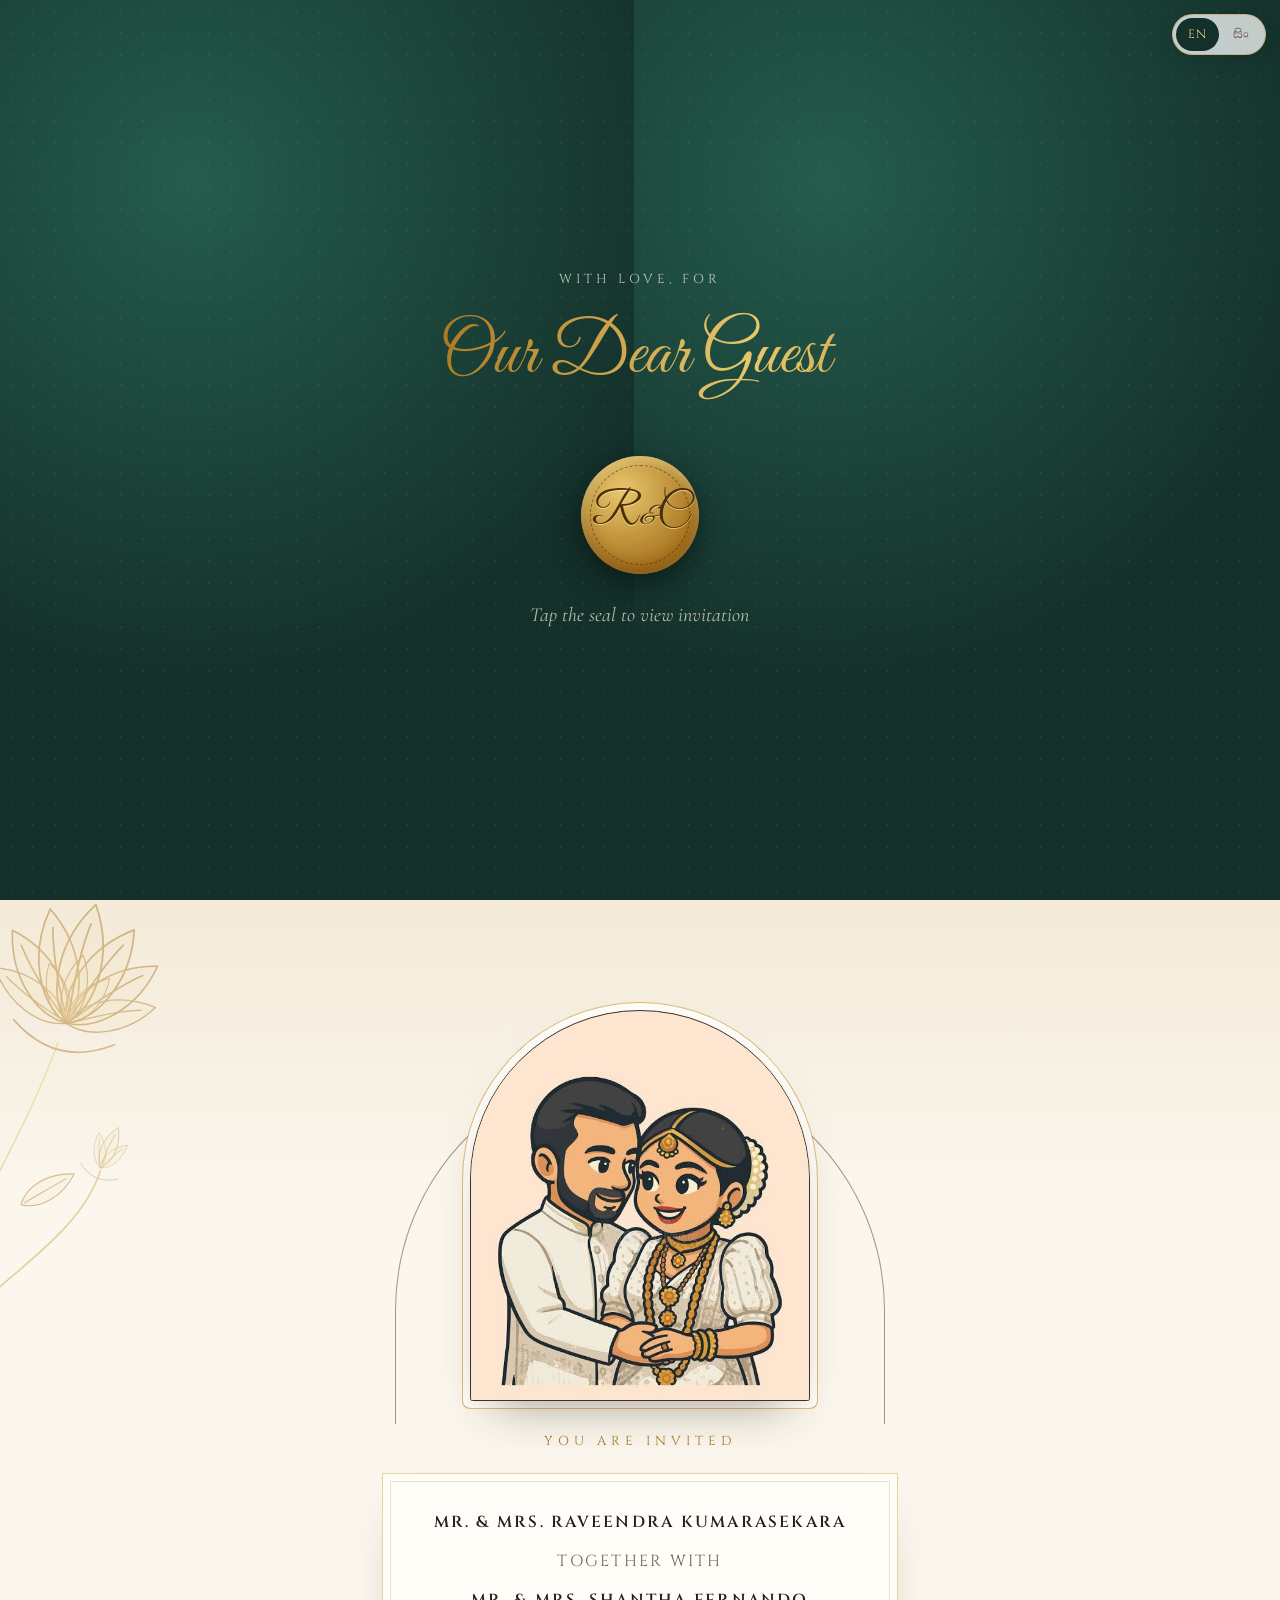
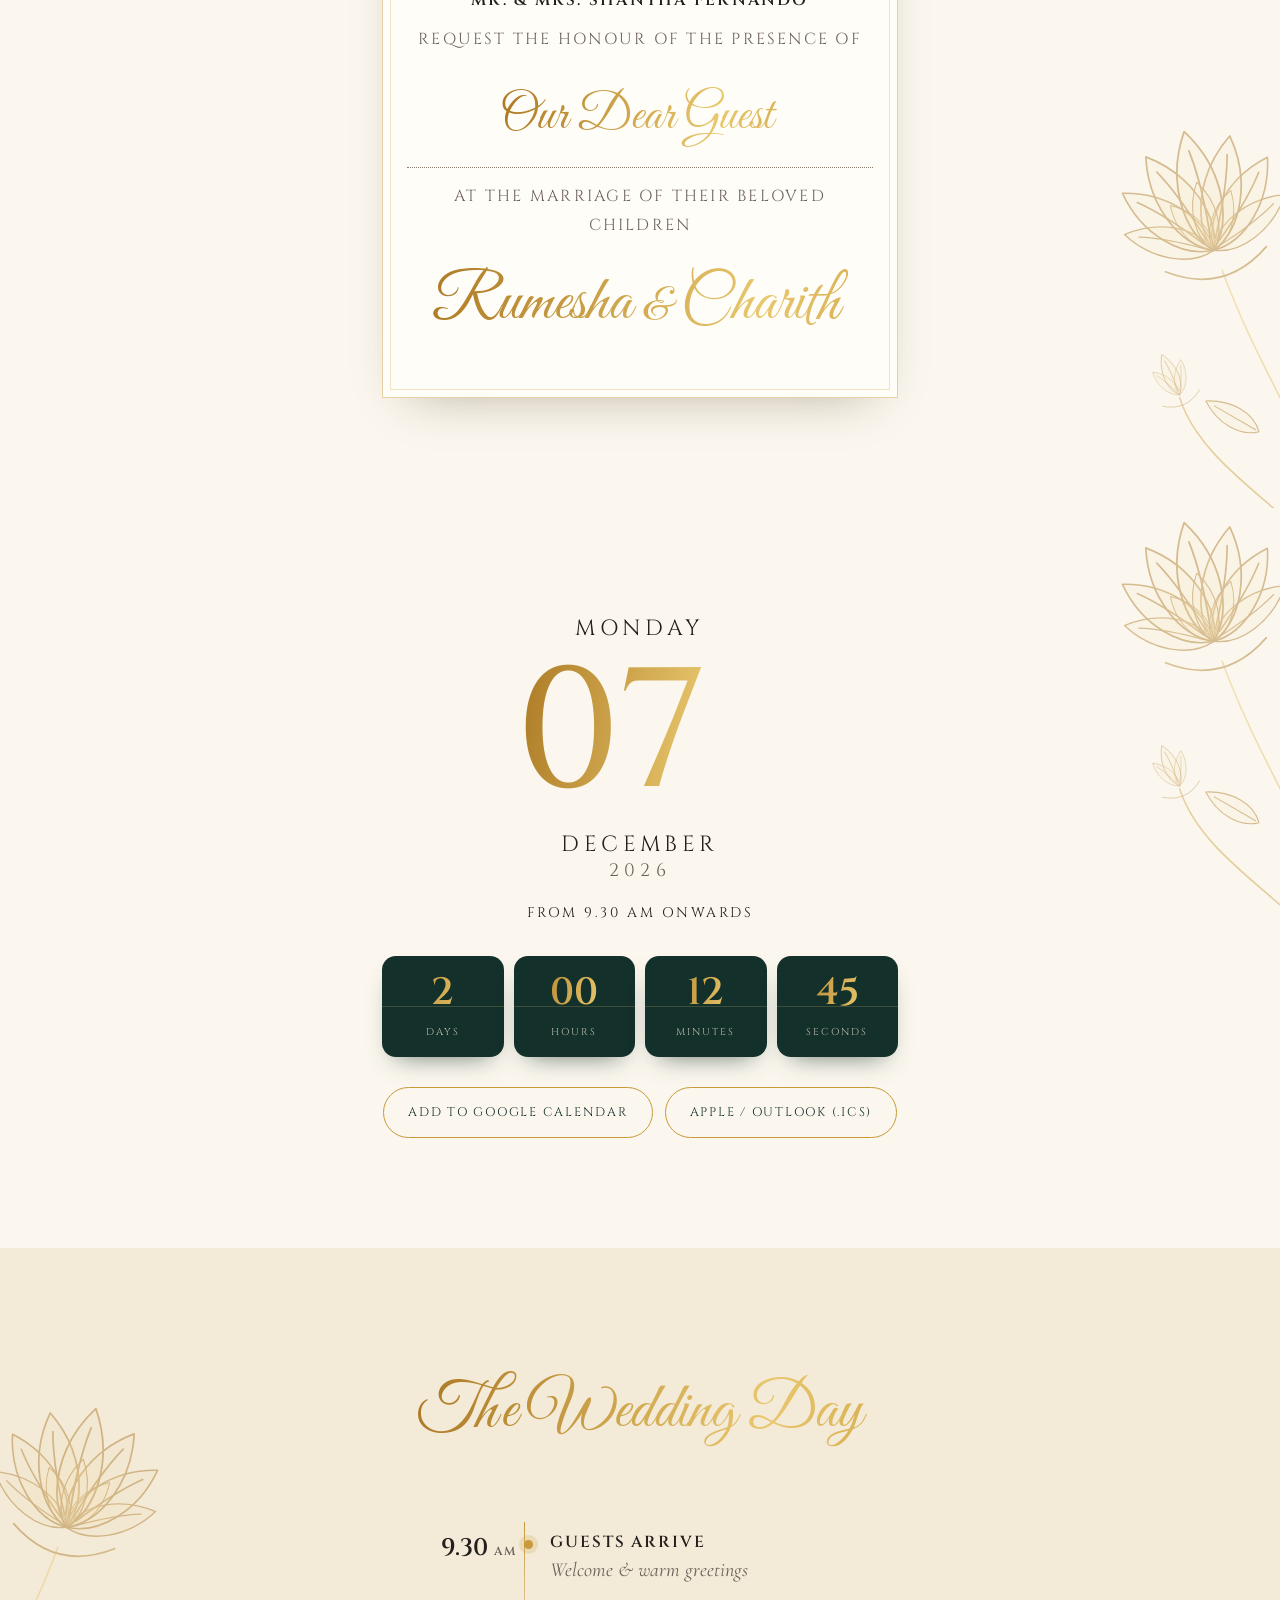
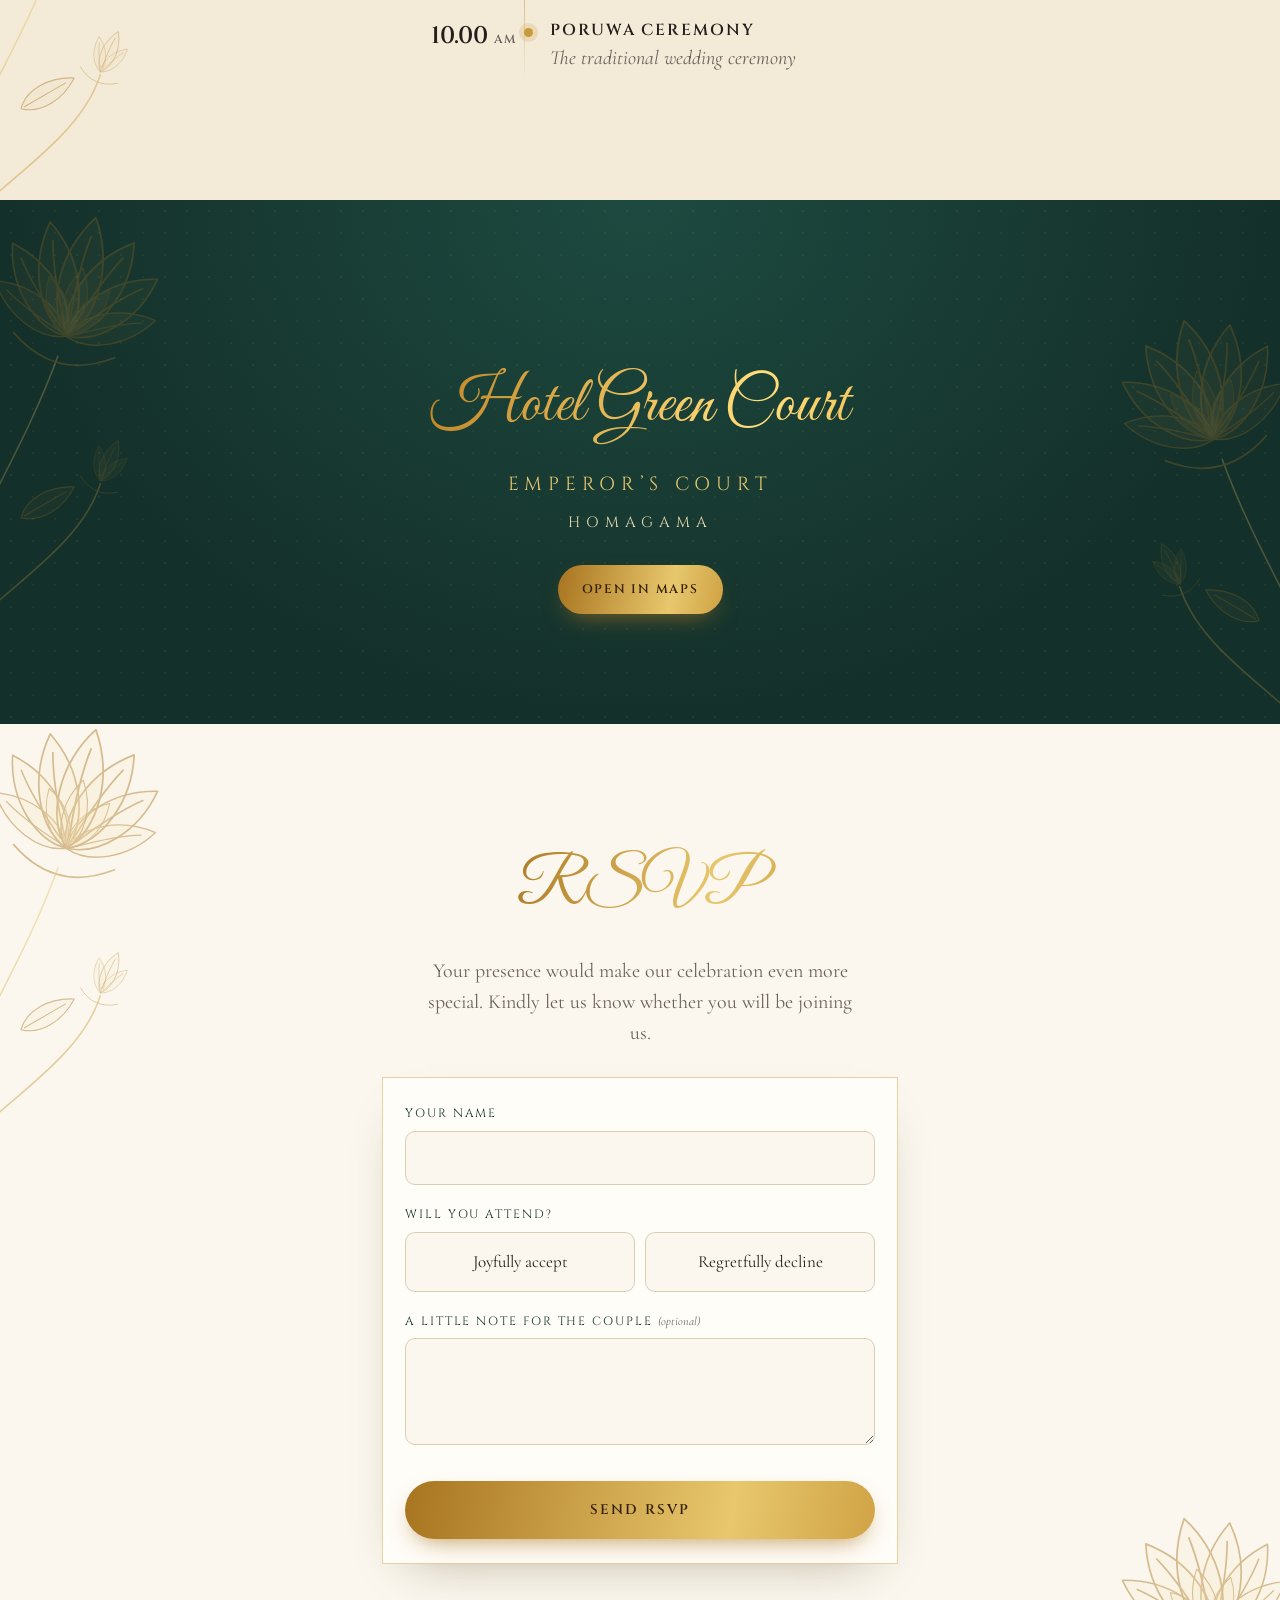
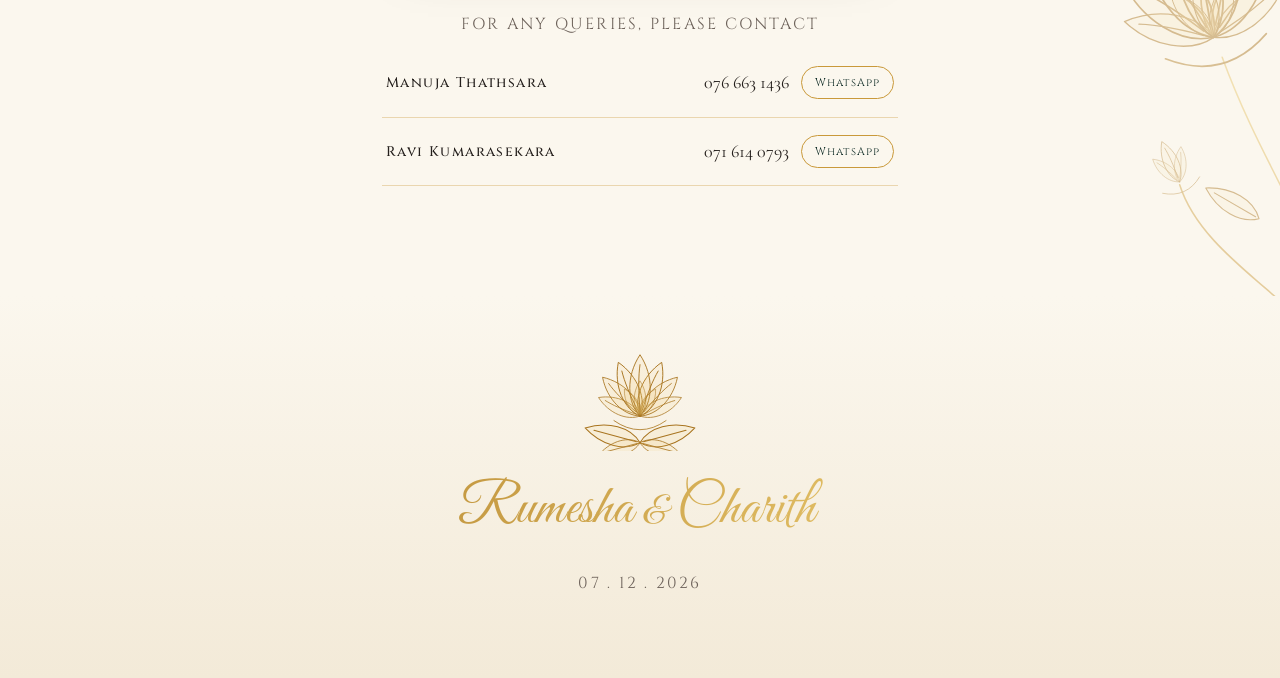
<file: index.html>
<!DOCTYPE html>
<html lang="en">
<head>
<meta charset="utf-8">
<meta name="viewport" content="width=device-width, initial-scale=1, viewport-fit=cover">
<meta name="robots" content="noindex, nofollow">
<meta name="theme-color" content="#14302a">
<title>Rumesha &amp; Charith · 07.12.2026</title>
<meta property="og:title" content="Rumesha &amp; Charith — Wedding Invitation">
<meta property="og:description" content="Monday 7th December 2026 · Hotel Green Court, Homagama">
<link rel="preconnect" href="https://fonts.googleapis.com">
<link rel="preconnect" href="https://fonts.gstatic.com" crossorigin>
<link href="https://fonts.googleapis.com/css2?family=Cinzel:wght@400;500;600&family=Cormorant+Garamond:ital,wght@0,400;0,500;0,600;1,400&family=Great+Vibes&family=Noto+Serif+Sinhala:wght@400;600;700&display=swap" rel="stylesheet">
<link rel="stylesheet" href="css/style.css">
</head>
<body class="locked">

<canvas id="petals" aria-hidden="true"></canvas>

<!-- Language toggle -->
<div class="lang" role="group" aria-label="Language">
  <button data-lang="en" class="active">EN</button>
  <button data-lang="si">සිං</button>
</div>

<!-- ============ GATE (tap to open) ============ -->
<div id="gate">
  <div class="gate-half l"></div>
  <div class="gate-half r"></div>
  <div class="gate-center">
    <p class="gate-for" data-i18n="gate_for">With love, for</p>
    <h2 class="gate-name script" id="gateName">Our Dear Guest</h2>
    <button id="openBtn" class="seal" aria-label="Open invitation">
      <span class="seal-ring"></span>
      <span class="seal-txt">R<i>&amp;</i>C</span>
    </button>
    <p class="gate-tap" data-i18n="gate_tap">Tap the seal to open</p>
  </div>
</div>

<main>

<!-- ============ HERO ============ -->
<section class="hero" id="top">
  <div class="arch">
    <svg class="lotus" id="heroLotus" viewBox="0 0 240 320" aria-hidden="true"></svg>
    <div class="arch-content">
      <p class="eyebrow" data-i18n="tagline">Together with their families</p>
      <h1 class="names">
        <span class="script n1" data-i18n="n_bride">Rumesha</span>
        <span class="and" data-i18n="and">and</span>
        <span class="script n2" data-i18n="n_groom">Charith</span>
      </h1>
      <p class="hero-date">07 <b>·</b> 12 <b>·</b> 2026</p>
    </div>
  </div>
  <a href="#invite" class="scroll-cue" aria-label="Scroll"><span></span></a>
</section>

<!-- ============ INVITATION ============ -->
<section class="invite" id="invite">
  <svg class="deco tl" viewBox="0 0 240 320" aria-hidden="true"></svg>
  <svg class="deco br flip" viewBox="0 0 240 320" aria-hidden="true"></svg>
  <div class="wrap narrow">
    <div class="couple-stage reveal">
      <div class="couple-arc"></div>
      <div class="couple-frame"><img class="couple" src="assets/couple.jpg" alt="Illustration of Rumesha and Charith" width="554" height="554"></div>
    </div>

    <p class="kicker reveal" data-i18n="inv_title">You are invited</p>

    <div class="card reveal">
      <p class="caps strong" data-i18n="parents1">Mr. &amp; Mrs. Raveendra Kumarasekara</p>
      <p class="caps soft" data-i18n="together">Together with</p>
      <p class="caps strong" data-i18n="parents2">Mr. &amp; Mrs. Shantha Fernando</p>
      <p class="caps soft" data-i18n="request">Request the honour of the presence of</p>

      <div class="guestline">
        <span class="guest-name script" id="guestName"></span>
      </div>

      <p class="caps soft" data-i18n="marriage">At the marriage of their beloved children</p>
      <p class="couple-names script"><span data-i18n="n_bride">Rumesha</span> <em data-i18n="amp">&amp;</em> <span data-i18n="n_groom">Charith</span></p>
    </div>
  </div>
</section>

<!-- ============ DATE + COUNTDOWN ============ -->
<section class="when" id="when">
  <svg class="deco tr flip" viewBox="0 0 240 320" aria-hidden="true"></svg>
  <div class="wrap narrow">
    <div class="datebox reveal">
      <span class="dow" data-i18n="dow">Monday</span>
      <span class="day">07<sup>th</sup></span>
      <span class="mon" data-i18n="month">December</span>
      <span class="yr">2026</span>
    </div>
    <p class="from reveal" data-i18n="from">From 9.30 am onwards</p>

    <div class="countdown reveal" id="countdown" aria-live="off">
      <div><b id="cd-d">--</b><small data-i18n="cd_d">Days</small></div>
      <div><b id="cd-h">--</b><small data-i18n="cd_h">Hours</small></div>
      <div><b id="cd-m">--</b><small data-i18n="cd_m">Minutes</small></div>
      <div><b id="cd-s">--</b><small data-i18n="cd_s">Seconds</small></div>
    </div>
    <p class="cd-done" id="cdDone" hidden data-i18n="cd_done">Today is the day!</p>

    <div class="btnrow reveal">
      <button class="btn ghost" id="calGoogle" data-i18n="cal_google">Add to Google Calendar</button>
      <button class="btn ghost" id="calIcs" data-i18n="cal_ics">Apple / Outlook (.ics)</button>
    </div>
  </div>
</section>

<!-- ============ SCHEDULE ============ -->
<section class="schedule" id="schedule">
  <svg class="deco bl" viewBox="0 0 240 320" aria-hidden="true"></svg>
  <div class="wrap narrow">
    <h2 class="h2 reveal" data-i18n="sch_title">The Wedding Day</h2>
    <div class="timeline">
      <div class="tl-item reveal">
        <time>9.30 <small>AM</small></time>
        <div><h3 data-i18n="sch1_t">Guests arrive</h3><p data-i18n="sch1_d">Welcome &amp; warm greetings</p></div>
      </div>
      <div class="tl-item reveal">
        <time>10.00 <small>AM</small></time>
        <div><h3 data-i18n="sch2_t">Poruwa Ceremony</h3><p data-i18n="sch2_d">The traditional wedding ceremony</p></div>
      </div>
    </div>
  </div>
</section>

<!-- ============ VENUE ============ -->
<section class="venue" id="venue">
  <svg class="deco tl" viewBox="0 0 240 320" aria-hidden="true"></svg>
  <svg class="deco br flip" viewBox="0 0 240 320" aria-hidden="true"></svg>
  <div class="wrap narrow">
    <p class="kicker light reveal" data-i18n="at">At</p>
    <h2 class="h2 light reveal" data-i18n="venue">Hotel Green Court</h2>
    <p class="venue-hall reveal" data-i18n="hall">Emperor’s Court</p>
    <p class="venue-sub reveal" data-i18n="venue_sub">Homagama</p>
    <div class="btnrow reveal">
      <a class="btn gold" target="_blank" rel="noopener" href="https://www.google.com/maps/search/?api=1&query=Hotel+Green+Court+Homagama" data-i18n="map">Open in Maps</a>
    </div>
  </div>
</section>

<!-- ============ RSVP ============ -->
<section class="rsvp" id="rsvp">
  <svg class="deco tl" viewBox="0 0 240 320" aria-hidden="true"></svg>
  <svg class="deco br flip" viewBox="0 0 240 320" aria-hidden="true"></svg>
  <div class="wrap narrow">
    <h2 class="h2 reveal" data-i18n="rsvp_title">RSVP</h2>
    <p class="lead reveal" data-i18n="rsvp_lead">We would be delighted to celebrate with you. Kindly let us know if you can join us.</p>

    <form id="rsvpForm" class="form reveal" novalidate>
      <input type="text" name="website" class="hp" tabindex="-1" autocomplete="off" aria-hidden="true">

      <label class="field">
        <span data-i18n="f_name">Your name</span>
        <input type="text" name="name" id="fName" required maxlength="80" autocomplete="name">
      </label>

      <fieldset class="field">
        <legend data-i18n="f_att">Will you attend?</legend>
        <div class="choices">
          <label class="choice"><input type="radio" name="attending" value="Yes" required><span data-i18n="f_yes">Joyfully accept</span></label>
          <label class="choice"><input type="radio" name="attending" value="No"><span data-i18n="f_no">Regretfully decline</span></label>
        </div>
      </fieldset>

      <label class="field">
        <span data-i18n="f_msg">A message for the couple <em>(optional)</em></span>
        <textarea name="message" rows="3" maxlength="500"></textarea>
      </label>

      <p class="form-err" id="formErr" role="alert" hidden></p>
      <button type="submit" class="btn gold big" id="sendBtn"><span data-i18n="f_send">Send RSVP</span></button>
    </form>

    <div class="thanks" id="thanks" hidden>
      <svg viewBox="0 0 64 64" class="tick" aria-hidden="true"><circle cx="32" cy="32" r="29" pathLength="1"/><path d="M19 33l9 9 17-19" pathLength="1"/></svg>
      <h3 class="script" data-i18n="thanks_t">Thank you!</h3>
      <p id="thanksMsg"></p>
      <button class="link" id="editRsvp" data-i18n="f_edit">Send another reply</button>
    </div>

    <div class="contacts reveal">
      <p class="caps soft" data-i18n="contact">For any queries, please contact</p>
      <div class="person">
        <strong>Manuja Thathsara</strong>
        <span><a href="tel:+94766631436">076 663 1436</a><a class="wa" target="_blank" rel="noopener" href="https://wa.me/94766631436">WhatsApp</a></span>
      </div>
      <div class="person">
        <strong>Ravi Kumarasekara</strong>
        <span><a href="tel:+94716140793">071 614 0793</a><a class="wa" target="_blank" rel="noopener" href="https://wa.me/94716140793">WhatsApp</a></span>
      </div>
    </div>
  </div>
</section>

<footer>
  <svg class="orn" id="footLotus" viewBox="0 0 240 150" aria-hidden="true"></svg>
  <p class="script foot-names"><span data-i18n="n_bride">Rumesha</span> <em data-i18n="amp">&amp;</em> <span data-i18n="n_groom">Charith</span></p>
  <p class="caps soft">07 . 12 . 2026</p>
</footer>

<audio id="bgm" src="assets/music.mp3" loop preload="none"></audio>
<button id="musicBtn" class="music" aria-label="Music on/off" hidden>
  <svg viewBox="0 0 24 24" aria-hidden="true"><path class="note" d="M9 18V6l10-2v12"/><circle class="note" cx="6.5" cy="18" r="2.5"/><circle class="note" cx="16.5" cy="16" r="2.5"/><path class="slash" d="M3 3l18 18"/></svg>
</button>

</main>

<script src="js/config.js"></script>
<script src="js/main.js"></script>
</body>
</html>
</file>
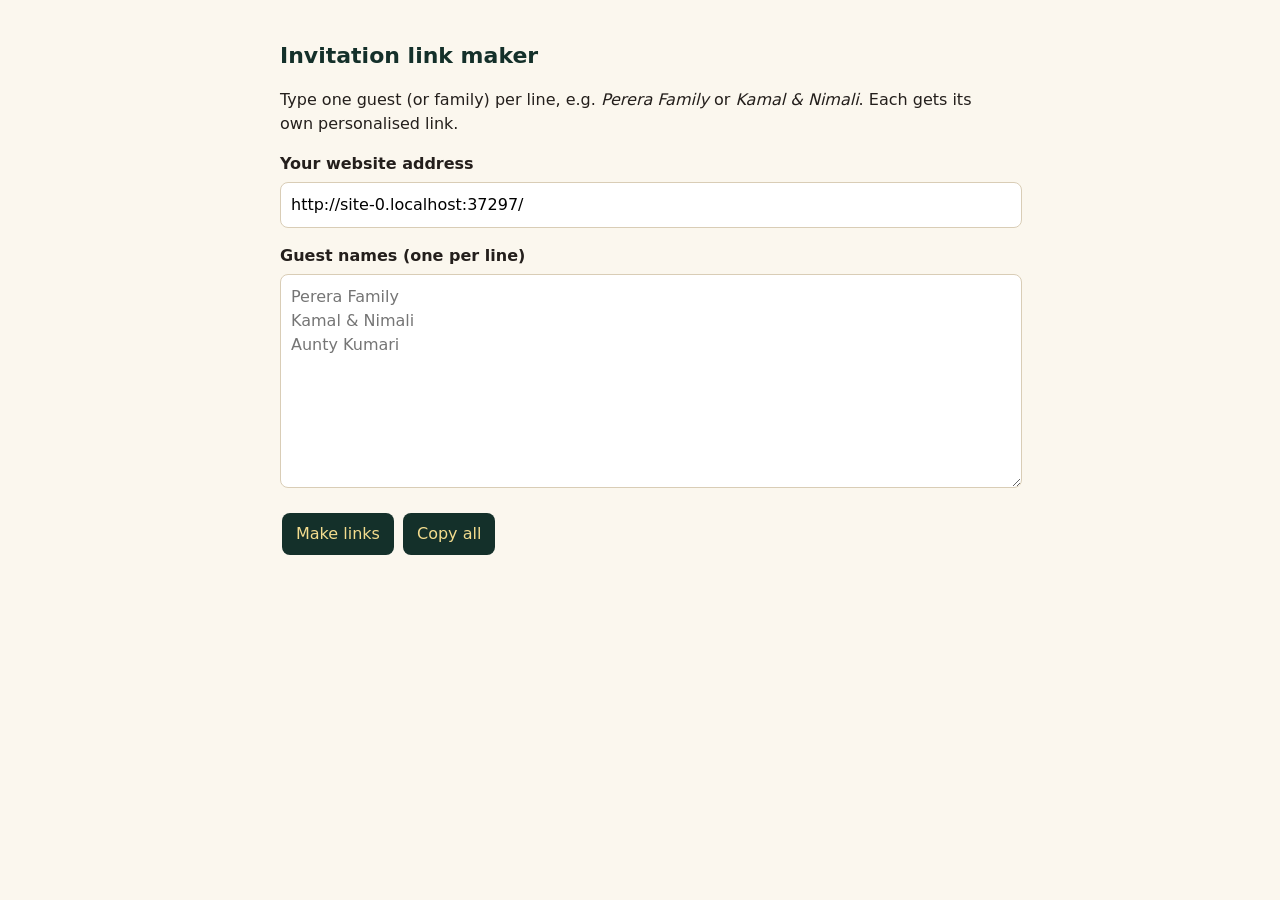
<file: links.html>
<!DOCTYPE html>
<html lang="en"><head>
<meta charset="utf-8"><meta name="viewport" content="width=device-width,initial-scale=1">
<meta name="robots" content="noindex,nofollow">
<title>Invitation link maker</title>
<style>
body{font:16px/1.5 system-ui,sans-serif;background:#fbf7ee;color:#241f1c;max-width:720px;margin:0 auto;padding:24px}
h1{font-size:22px;color:#14302a}label{display:block;margin:16px 0 6px;font-weight:600}
input,textarea{width:100%;padding:10px;font:inherit;border:1px solid #d9cdb6;border-radius:8px}
button,a.b{display:inline-block;background:#14302a;color:#f3dc8e;border:0;border-radius:8px;padding:9px 14px;font:inherit;cursor:pointer;text-decoration:none;margin:2px}
a.b.wa{background:#1f8a4c;color:#fff}
.row{border-bottom:1px solid #e5dcc8;padding:10px 0}.row b{display:block}.row small{word-break:break-all;color:#6d625a;display:block;margin:2px 0 6px}
</style></head><body>
<h1>Invitation link maker</h1>
<p>Type one guest (or family) per line, e.g. <i>Perera Family</i> or <i>Kamal &amp; Nimali</i>. Each gets its own personalised link.</p>
<label for="base">Your website address</label>
<input id="base" placeholder="https://your-name.github.io/wedding/">
<label for="names">Guest names (one per line)</label>
<textarea id="names" rows="8" placeholder="Perera Family&#10;Kamal &amp; Nimali&#10;Aunty Kumari"></textarea>
<p><button id="go">Make links</button> <button id="copyAll">Copy all</button></p>
<div id="out"></div>
<script>
var MSG=[
"❤️ A beautiful journey, a lifetime of love, and a special day we'd love to share with you!",
"With immense joy, we warmly invite you to celebrate the wedding of Rumesha & Charith. 💍",
"Your presence and blessings would make our special day even more memorable.",
"We can't wait to celebrate this beautiful moment with you! ✨"].join('\n');
var base=document.getElementById('base'),names=document.getElementById('names'),out=document.getElementById('out');
base.value=location.href.replace(/links\.html.*$/,'');
function link(n){var b=base.value.trim();if(b&&!/[\/]$/.test(b))b+='/';return b+'?to='+encodeURIComponent(n)}
document.getElementById('go').onclick=function(){
  out.innerHTML='';
  names.value.split('\n').map(function(s){return s.trim()}).filter(Boolean).forEach(function(n){
    var u=link(n),d=document.createElement('div');d.className='row';
    var b=document.createElement('b');b.textContent=n;
    var s=document.createElement('small');s.textContent=u;
    var c=document.createElement('button');c.textContent='Copy';c.onclick=function(){navigator.clipboard.writeText(u);c.textContent='Copied ✓'};
    var w=document.createElement('a');w.className='b wa';w.target='_blank';w.rel='noopener';w.textContent='WhatsApp';
    w.href='https://wa.me/?text='+encodeURIComponent(MSG+'\n\n'+u);
    d.append(b,s,c,w);out.appendChild(d);
  });
};
document.getElementById('copyAll').onclick=function(){
  var t=names.value.split('\n').map(function(s){return s.trim()}).filter(Boolean).map(function(n){return n+'\t'+link(n)}).join('\n');
  navigator.clipboard.writeText(t);this.textContent='Copied ✓';
};
</script></body></html>
</file>
<file: css/style.css>
:root{
  --ivory:#fbf7ee; --cream:#f3ead8; --ink:#241f1c; --soft:#6d625a;
  --green:#14302a; --green2:#1d4a40;
  --gold1:#a8741f; --gold2:#e8c76d; --gold3:#c9993a;
  --gold:linear-gradient(100deg,#a8741f 0%,#e8c76d 35%,#c9993a 55%,#f3dc8e 75%,#a8741f 100%);
  --serif:'Cormorant Garamond','Noto Serif Sinhala',Georgia,serif;
  --caps:'Cinzel','Noto Serif Sinhala',Georgia,serif;
  --script:'Great Vibes','Noto Serif Sinhala',cursive;
  --ease:cubic-bezier(.22,.8,.24,1);
}
*{box-sizing:border-box;margin:0;padding:0}
html{scroll-behavior:smooth;-webkit-text-size-adjust:100%}
body{background:var(--ivory);color:var(--ink);font-family:var(--serif);font-size:19px;line-height:1.55;overflow-x:hidden}
body.locked{overflow:hidden;height:100vh}
button{font:inherit;cursor:pointer;border:0;background:none;color:inherit}
a{color:inherit}
em{font-style:italic}
[hidden]{display:none!important}

/* gold text */
.script,.hero-date,.day,.h2,.countdown b{
  background:var(--gold);background-size:220% 100%;-webkit-background-clip:text;background-clip:text;
  color:transparent;-webkit-text-fill-color:transparent;animation:shimmer 7s linear infinite;
}
@keyframes shimmer{to{background-position:-220% 0}}
.script{font-family:var(--script);font-weight:400;line-height:1.25;padding:.22em .35em .28em .22em}
[lang=si] .script{font-family:'Noto Serif Sinhala',serif;font-weight:700;letter-spacing:0}

#petals{position:fixed;inset:0;width:100%;height:100%;pointer-events:none;z-index:5}

/* language toggle */
.lang{position:fixed;top:max(14px,env(safe-area-inset-top));right:14px;z-index:100;display:flex;gap:2px;
  background:rgba(255,255,255,.75);backdrop-filter:blur(8px);-webkit-backdrop-filter:blur(8px);
  border:1px solid rgba(201,153,58,.5);border-radius:99px;padding:3px;box-shadow:0 4px 18px rgba(0,0,0,.12)}
.lang button{font-family:var(--caps);font-size:12px;letter-spacing:.08em;padding:7px 12px;border-radius:99px;color:var(--soft);transition:.3s}
.lang button.active{background:var(--green);color:#f3dc8e}

/* ================= GATE ================= */
#gate{position:fixed;inset:0;z-index:90;display:grid;place-items:center}
.gate-half{position:absolute;top:0;bottom:0;width:50.5%;background:
  radial-gradient(circle at 30% 20%,#245c4e 0,transparent 60%),var(--green);transition:transform 1.3s var(--ease) .15s}
.gate-half.l{left:0}.gate-half.r{right:0}
.gate-half::after{content:"";position:absolute;inset:0;opacity:.07;
  background-image:radial-gradient(#e8c76d 1px,transparent 1.5px);background-size:22px 22px}
.gate-half.l{border-right:1px solid rgba(232,199,109,.35)}
.gate-center{position:relative;text-align:center;color:#f3ead8;padding:24px;transition:opacity .6s,transform .8s var(--ease)}
.gate-for{font-family:var(--caps);font-size:13px;letter-spacing:.3em;text-transform:uppercase;opacity:.8}
.gate-name{font-size:clamp(40px,11vw,72px);margin:6px 0 34px;max-width:88vw;word-wrap:break-word}
.gate-tap{margin-top:26px;font-style:italic;opacity:.75;animation:pulse 2.4s ease-in-out infinite}
@keyframes pulse{50%{opacity:.3}}
.seal{position:relative;width:118px;height:118px;border-radius:50%;margin:0 auto;display:grid;place-items:center;
  background:radial-gradient(circle at 35% 30%,#e8c76d,#a8741f 70%);
  box-shadow:0 10px 30px rgba(0,0,0,.45),inset 0 -6px 14px rgba(90,50,0,.45),inset 0 4px 10px rgba(255,240,180,.6);
  animation:float 3.2s ease-in-out infinite;transition:transform .5s var(--ease)}
.seal:hover{transform:scale(1.06)}
.seal-ring{position:absolute;inset:9px;border-radius:50%;border:1.5px dashed rgba(70,40,0,.55)}
.seal-txt{font-family:var(--script);font-size:44px;color:#4b2e06;text-shadow:0 1px 0 rgba(255,240,190,.7)}
.seal-txt i{font-size:26px;margin:0 2px}
@keyframes float{50%{transform:translateY(-8px)}}
#gate.open .gate-center{opacity:0;transform:scale(1.25)}
#gate.open .gate-half.l{transform:translateX(-102%)}
#gate.open .gate-half.r{transform:translateX(102%)}
#gate.gone{display:none}
#gate.open .seal{animation:none;transform:scale(1.4) rotate(12deg)}

/* ================= HERO ================= */
.hero{min-height:100svh;display:grid;place-items:center;padding:70px 16px 60px;position:relative;
  background:radial-gradient(ellipse at 50% 0,#fff 0,var(--ivory) 60%,var(--cream) 100%)}
.arch{position:relative;width:min(90vw,430px);aspect-ratio:1/1.5;max-height:82svh;
  border:1.5px solid #3a322d;border-radius:999px 999px 0 0;background:#fffdf8;overflow:hidden;
  box-shadow:0 30px 70px -25px rgba(60,40,10,.35);
  transform:translateY(40px) scale(.92);opacity:0;transition:1.4s var(--ease) .5s}
.opened .arch{transform:none;opacity:1}
.lotus{position:absolute;left:-4%;top:2%;width:62%;height:auto;overflow:visible}
.arch-content{position:absolute;left:0;right:0;bottom:0;top:0;padding:0 7% 12% 7%;display:flex;flex-direction:column;justify-content:flex-end;text-align:right}
.eyebrow{font-family:var(--caps);font-size:clamp(9px,2.5vw,11.5px);letter-spacing:.28em;text-transform:uppercase;color:var(--soft);margin-bottom:6px}
.names{display:flex;flex-direction:column;align-items:flex-end;margin:4px 0 16px}
.names .script{font-size:clamp(50px,15.5vw,82px);display:block;margin:-.12em -.3em -.12em 0;clip-path:inset(0 100% 0 0);transition:clip-path 1.6s var(--ease)}
.opened .names .n1{clip-path:inset(-10% -10% -10% 0);transition-delay:1.2s}
.opened .names .n2{clip-path:inset(-10% -10% -10% 0);transition-delay:2s}
[lang=si] .names .script{font-size:clamp(34px,10vw,54px)}
.names .and{font-family:var(--script);font-size:26px;color:#3a322d;opacity:0;transition:opacity 1s 1.9s;margin:-6px 8% -4px 0}
.opened .and{opacity:1}
.hero-date{font-family:var(--caps);font-size:clamp(14px,4vw,19px);letter-spacing:.35em;font-weight:600;
  opacity:0;transform:translateY(12px);transition:1s 2.6s var(--ease)}
.opened .hero-date{opacity:1;transform:none}
.hero-date b{opacity:.6}
.eyebrow{opacity:0;transition:opacity 1s 1s}.opened .eyebrow{opacity:1}
.scroll-cue{position:absolute;bottom:18px;left:50%;width:26px;height:42px;margin-left:-13px;border:1.5px solid var(--gold3);border-radius:20px;opacity:0;transition:opacity 1s 3.2s}
.opened .scroll-cue{opacity:.9}
.scroll-cue span{position:absolute;left:50%;top:8px;width:4px;height:8px;margin-left:-2px;border-radius:4px;background:var(--gold3);animation:wheel 1.8s infinite}
@keyframes wheel{0%{opacity:1;transform:none}100%{opacity:0;transform:translateY(16px)}}

/* line-draw */
.draw{fill:none;stroke:url(#goldG);stroke-width:1.1;stroke-linecap:round;stroke-linejoin:round;
  stroke-dasharray:1;stroke-dashoffset:1;transition:stroke-dashoffset 2.6s var(--ease)}
.opened .draw,.in .draw{stroke-dashoffset:0;transition-delay:calc(var(--i,0) * 70ms + .6s)}
.draw.fillable{transition:stroke-dashoffset 2.6s var(--ease),fill 2s 2.8s}
.opened .draw.fillable,.in .draw.fillable{fill:rgba(232,199,109,.12)}

/* ================= SECTIONS ================= */
.wrap{max-width:980px;margin:0 auto;padding:0 22px}
.wrap.narrow{max-width:560px;text-align:center}
section{position:relative;z-index:6;padding:84px 0;overflow:hidden}
section>.wrap{position:relative;z-index:1}
.reveal{opacity:0;transform:translateY(34px);transition:opacity 1s var(--ease),transform 1s var(--ease)}
.reveal.in{opacity:1;transform:none}
.kicker{font-family:var(--caps);letter-spacing:.38em;text-transform:uppercase;font-size:13px;color:var(--gold1);margin-bottom:22px}
.kicker.light{color:var(--gold2)}
.caps{font-family:var(--caps);text-transform:uppercase;letter-spacing:.14em;font-size:clamp(13px,3.6vw,16px);line-height:1.8}
[lang=si] .caps,[lang=si] .kicker,[lang=si] .eyebrow{text-transform:none;letter-spacing:.04em;font-family:'Noto Serif Sinhala',serif}
.caps.strong{font-weight:600}
.caps.soft{color:var(--soft);margin:10px 0}
.h2{font-family:var(--script);font-weight:400;font-size:clamp(46px,12vw,64px);margin-bottom:10px;line-height:1.3;padding:.2em .3em .25em;display:inline-block}
[lang=si] .h2{font-family:'Noto Serif Sinhala',serif;font-weight:700;font-size:clamp(32px,8vw,44px)}
.h2.light{filter:brightness(1.12)}

/* invite */
.invite{background:linear-gradient(var(--cream),var(--ivory) 25%)}
.couple-stage{position:relative;width:min(78vw,340px);margin:0 auto 30px}
.couple-arc{position:absolute;left:-22%;right:-22%;bottom:-6%;height:92%;border:1.2px solid #3a322d;border-radius:999px 999px 0 0;border-bottom:0;opacity:.5;
  transform:scaleX(.6);transition:transform 1.6s var(--ease)}
.couple-stage.in .couple-arc{transform:none}
.couple-frame{position:relative;border-radius:999px 999px 14px 14px;overflow:hidden;border:1.5px solid #3a322d;background:#fee5cf;padding-top:15%;
  box-shadow:0 24px 50px -24px rgba(60,40,10,.5),0 0 0 7px #fffdf8,0 0 0 8px rgba(201,153,58,.6)}
.couple{display:block;width:100%;height:auto;animation:zoomy 9s ease-in-out infinite alternate}
@keyframes zoomy{from{transform:scale(.97)}to{transform:scale(1.02)}}
.card{background:#fffdf8;border:1px solid rgba(201,153,58,.45);padding:34px 24px 36px;position:relative;
  box-shadow:0 20px 50px -28px rgba(60,40,10,.4)}
.card::before{content:"";position:absolute;inset:7px;border:1px solid rgba(201,153,58,.28);pointer-events:none}
.guestline{margin:22px 0 14px;border-bottom:1.5px dotted #8a7d70;min-height:62px;display:flex;align-items:flex-end;justify-content:center;padding-bottom:4px}
.guest-name{font-size:clamp(34px,10vw,50px);word-break:break-word}
[lang=si] .guest-name{font-size:clamp(24px,7vw,34px)}
.couple-names{font-size:clamp(44px,13vw,64px);margin-top:10px}
[lang=si] .couple-names{font-size:clamp(30px,8vw,42px)}
.couple-names em{font-style:normal;font-size:.7em}

/* when */
.when{background:var(--ivory)}
.datebox{display:grid;grid-template-columns:auto;justify-items:center;line-height:1}
.dow,.mon{font-family:var(--caps);letter-spacing:.2em;font-size:clamp(17px,5vw,22px);text-transform:uppercase}
[lang=si] .dow,[lang=si] .mon{text-transform:none}
.day{font-family:var(--caps);font-size:clamp(110px,34vw,170px);font-weight:500;line-height:1;padding:6px 8px;position:relative;margin:4px 0 8px}
.day sup{font-size:.2em;letter-spacing:.1em;vertical-align:top;position:relative;top:.35em;margin-left:.15em}
.yr{font-family:var(--caps);letter-spacing:.3em;font-size:18px;margin-top:6px;color:var(--soft)}
.from{font-family:var(--caps);letter-spacing:.18em;font-size:14px;margin:22px 0 32px;text-transform:uppercase}
[lang=si] .from{text-transform:none}
.countdown{display:grid;grid-template-columns:repeat(4,1fr);gap:10px;margin:8px 0 30px}
.countdown div{background:var(--green);border-radius:14px;padding:16px 4px 12px;color:#f3ead8;box-shadow:0 12px 26px -14px rgba(20,48,42,.7);position:relative;overflow:hidden}
.countdown div::after{content:"";position:absolute;left:0;right:0;top:50%;height:1px;background:rgba(232,199,109,.2)}
.countdown b{display:block;font-family:var(--caps);font-size:clamp(26px,8vw,38px);font-weight:600;line-height:1.1;font-variant-numeric:tabular-nums}
.countdown small{font-family:var(--caps);font-size:10px;letter-spacing:.2em;text-transform:uppercase;opacity:.75}
[lang=si] .countdown small{text-transform:none;letter-spacing:.03em;font-size:12px}
.cd-done{font-family:var(--script);font-size:44px;color:var(--gold1)}

/* buttons */
.btnrow{display:flex;gap:12px;flex-wrap:wrap;justify-content:center}
.btn{display:inline-flex;align-items:center;justify-content:center;font-family:var(--caps);font-size:12.5px;letter-spacing:.14em;text-transform:uppercase;
  padding:15px 24px;border-radius:99px;text-decoration:none;transition:transform .3s var(--ease),box-shadow .3s,background .3s;position:relative;overflow:hidden}
[lang=si] .btn{text-transform:none;letter-spacing:.02em;font-size:15px}
.btn:hover{transform:translateY(-3px)}
.btn.ghost{border:1px solid var(--gold3);color:var(--green)}
.btn.ghost:hover{background:var(--green);color:#f3dc8e}
.btn.gold{background:var(--gold);background-size:200% 100%;color:#35210a;font-weight:600;box-shadow:0 10px 24px -10px rgba(168,116,31,.8);animation:shimmer 6s linear infinite}
.btn.big{width:100%;padding:18px;font-size:14px;margin-top:6px}
.btn[disabled]{opacity:.6;pointer-events:none}

/* schedule */
.schedule{background:var(--cream)}
.timeline{position:relative;text-align:left;margin-top:34px;padding-left:4px}
.timeline::before{content:"";position:absolute;left:112px;top:8px;bottom:8px;width:1px;background:linear-gradient(var(--gold3),transparent)}
.tl-item{display:grid;grid-template-columns:100px 1fr;gap:34px;padding:16px 0;position:relative}
.tl-item::after{content:"";position:absolute;left:108px;top:26px;width:9px;height:9px;border-radius:50%;background:var(--gold3);box-shadow:0 0 0 5px rgba(201,153,58,.2)}
.tl-item time{font-family:var(--caps);font-size:24px;font-weight:600;text-align:right;line-height:1.2;padding-top:4px}
.tl-item time small{font-size:12px;letter-spacing:.1em;color:var(--soft)}
.tl-item h3{font-family:var(--caps);font-size:16px;letter-spacing:.12em;text-transform:uppercase;font-weight:600}
[lang=si] .tl-item h3{text-transform:none;font-size:18px}
.tl-item p{color:var(--soft);font-style:italic}

/* venue */
.venue{background:radial-gradient(ellipse at 50% 0,var(--green2),var(--green) 70%);color:#f3ead8;overflow:hidden}
.venue::before{content:"";position:absolute;inset:0;opacity:.06;background-image:radial-gradient(#e8c76d 1px,transparent 1.5px);background-size:22px 22px}
.venue .wrap{position:relative}
.venue-hall{font-family:var(--caps);letter-spacing:.3em;text-transform:uppercase;font-size:clamp(15px,4.4vw,19px);color:var(--gold2);margin:-4px 0 12px}
[lang=si] .venue-hall{text-transform:none;letter-spacing:.05em}
.venue-sub{font-family:var(--caps);letter-spacing:.4em;text-transform:uppercase;font-size:15px;margin-bottom:30px;color:#e8d9b2}
[lang=si] .venue-sub{text-transform:none;letter-spacing:.05em}

/* rsvp */
.rsvp{background:var(--ivory)}
.lead{color:var(--soft);margin:0 auto 28px;max-width:440px}
.form{text-align:left;background:#fffdf8;border:1px solid rgba(201,153,58,.45);padding:26px 22px 24px;box-shadow:0 20px 50px -28px rgba(60,40,10,.4)}
.field{display:block;margin-bottom:20px;border:0}
.field>span,.field legend{display:block;font-family:var(--caps);font-size:12px;letter-spacing:.16em;text-transform:uppercase;color:var(--green);margin-bottom:8px}
[lang=si] .field>span,[lang=si] .field legend{text-transform:none;letter-spacing:.02em;font-size:15px}
.field em{text-transform:none;letter-spacing:0;color:var(--soft);font-family:var(--serif)}
.field input[type=text],.field textarea{width:100%;font:inherit;font-size:17px;padding:13px 14px;background:var(--ivory);border:1px solid #d9cdb6;border-radius:10px;color:var(--ink);transition:border-color .3s,box-shadow .3s;resize:vertical}
.field input[type=text]:focus,.field textarea:focus{outline:0;border-color:var(--gold3);box-shadow:0 0 0 4px rgba(201,153,58,.2)}
.choices{display:grid;grid-template-columns:1fr 1fr;gap:10px}
.choices.col{grid-template-columns:1fr}
.choice{position:relative;cursor:pointer;display:flex}
.choice input{position:absolute;opacity:0;inset:0}
.choice span{flex:1;display:flex;align-items:center;justify-content:center;text-align:center;line-height:1.25;min-height:60px;padding:14px 10px;border:1px solid #d9cdb6;border-radius:10px;background:var(--ivory);transition:.3s var(--ease);font-size:17px}
.choice input:checked+span{background:var(--green);border-color:var(--green);color:#f3dc8e;transform:scale(1.02);box-shadow:0 8px 18px -10px rgba(20,48,42,.8)}
.choice input:focus-visible+span{outline:2px solid var(--gold3);outline-offset:2px}
.hp{position:absolute!important;left:-9999px;opacity:0;height:0;width:0}
.form-err{color:#a12727;font-size:16px;margin-bottom:12px}
@keyframes drop{from{opacity:0;transform:translateY(-10px)}}
.thanks{background:#fffdf8;border:1px solid rgba(201,153,58,.45);padding:40px 24px;box-shadow:0 20px 50px -28px rgba(60,40,10,.4);animation:drop .8s var(--ease)}
.thanks h3{font-size:54px;margin:6px 0}
.tick{width:74px;height:74px}
.tick circle,.tick path{fill:none;stroke:var(--gold3);stroke-width:2.5;stroke-linecap:round;stroke-linejoin:round;stroke-dasharray:1;stroke-dashoffset:1;animation:dash 1.1s var(--ease) forwards}
.tick path{animation-delay:.6s}
@keyframes dash{to{stroke-dashoffset:0}}
.link{margin-top:18px;text-decoration:underline;color:var(--soft);font-style:italic}
.contacts{margin-top:46px}
.person{display:flex;justify-content:space-between;align-items:center;gap:10px;flex-wrap:wrap;padding:14px 4px;border-bottom:1px solid rgba(201,153,58,.35);text-align:left}
.person strong{font-family:var(--caps);font-size:14px;letter-spacing:.1em;font-weight:500}
.person span{display:flex;gap:10px;align-items:center}
.person a{text-decoration:none;font-size:18px;padding:6px 2px}
.person a.wa{font-family:var(--caps);font-size:11px;letter-spacing:.1em;border:1px solid var(--gold3);border-radius:99px;padding:7px 13px;color:var(--green);transition:.3s}
.person a.wa:hover{background:var(--green);color:#f3dc8e}

footer{position:relative;z-index:6;text-align:center;padding:30px 20px 70px;background:linear-gradient(var(--ivory),var(--cream))}
.orn{width:200px;height:auto;margin:0 auto}
.foot-names{font-size:clamp(40px,11vw,56px)}
.foot-names em{font-style:normal;font-size:.7em}

@media (min-width:860px){
  body{font-size:20px}
  section{padding:110px 0}
  .tl-item{grid-template-columns:130px 1fr}
  .timeline::before{left:142px}.tl-item::after{left:138px}
}
@media (prefers-reduced-motion:reduce){
  *{animation:none!important;transition-duration:.01ms!important;transition-delay:0s!important}
  .reveal{opacity:1;transform:none}
  html{scroll-behavior:auto}
}

/* decorative lotus (like the printed card) */
.deco{position:absolute;width:min(62vw,300px);height:auto;opacity:.3;pointer-events:none;z-index:0;overflow:visible;animation:sway 9s ease-in-out infinite alternate}
.deco.tl{left:-9%;top:-2%}.deco.tr{right:-9%;top:-2%}
.deco.bl{left:-9%;bottom:-6%}.deco.br{right:-9%;bottom:-4%}
.deco.flip{scale:-1 1;transform-origin:center}
@keyframes sway{from{rotate:-2deg}to{rotate:2.5deg}}
.venue .deco{opacity:.28}
@media (min-width:860px){.deco{width:340px;opacity:.45}}

/* music button */
.music{position:fixed;left:14px;bottom:max(16px,env(safe-area-inset-bottom));z-index:100;width:46px;height:46px;border-radius:50%;display:grid;place-items:center;
  background:rgba(255,255,255,.8);backdrop-filter:blur(8px);-webkit-backdrop-filter:blur(8px);border:1px solid rgba(201,153,58,.6);box-shadow:0 4px 18px rgba(0,0,0,.18)}
.music svg{width:22px;height:22px;fill:none;stroke:var(--green);stroke-width:1.8;stroke-linecap:round;stroke-linejoin:round}
.music .slash{opacity:0}.music.off .slash{opacity:1}
.music:not(.off){animation:beat 2.4s ease-in-out infinite}
@keyframes beat{50%{box-shadow:0 0 0 8px rgba(201,153,58,.18)}}
body.locked .music{display:none}
.credit{margin-top:22px;font-size:13px;color:var(--soft);opacity:.8}
</file>
